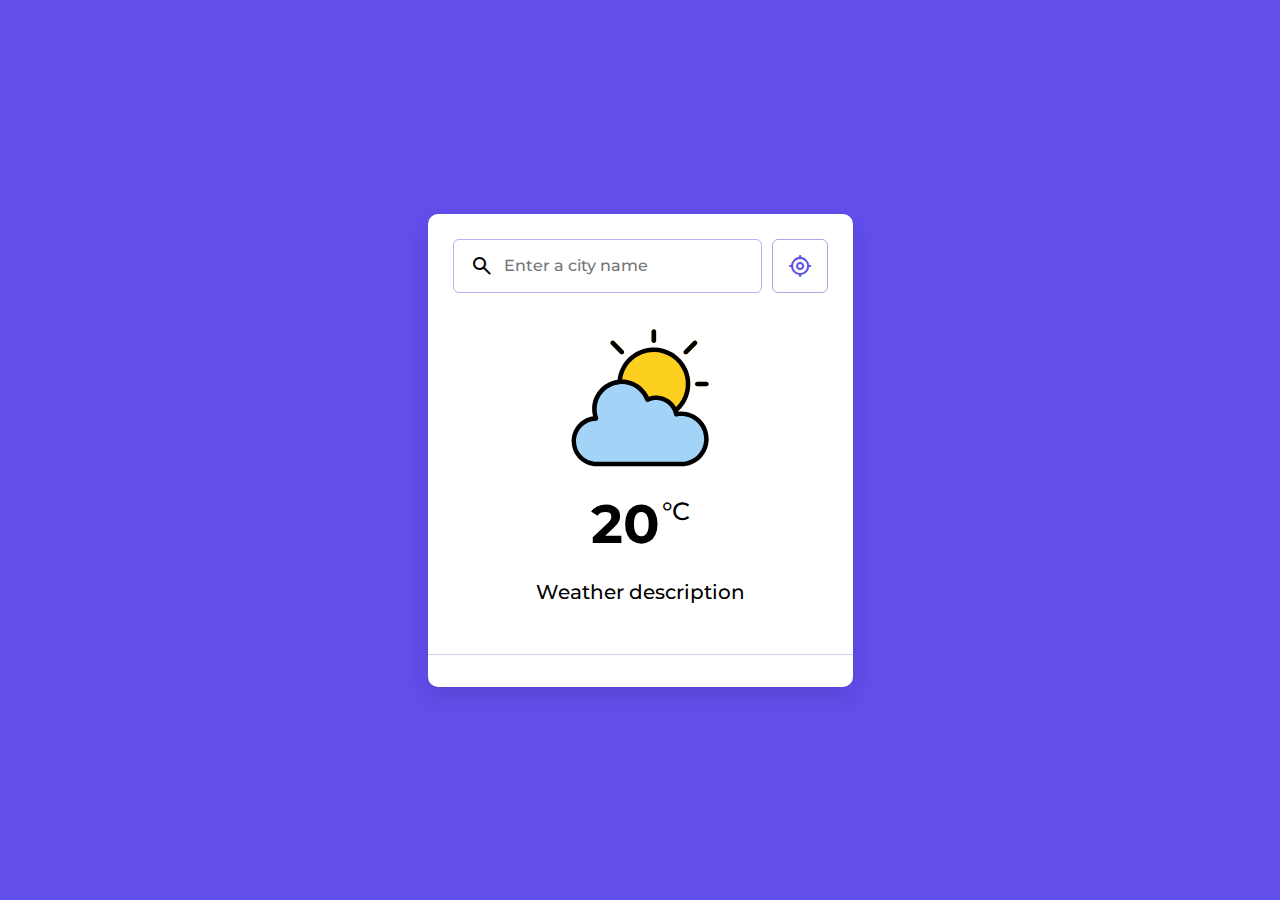
<file: Javascript project Only/build a weather app/index.html>
<!DOCTYPE html>
<html lang="en">
<head>
 <meta charset="UTF-8">
 <meta name="viewport" content="width=device-width, initial-scale=1.0">
 <title>Weather App</title>
 <link rel="stylesheet" href="style.css">
 <link rel="stylesheet" href="https://fonts.googleapis.com/css2?family=Material+Symbols+Rounded:opsz,wght,FILL,GRAD@24,400,0,0" />
</head>
<body>
 <div class="container">
  <div class="search-section">
   <div class="input-wrapper">
    <span class="material-symbols-rounded">
     search
     </span>
    <input type="search" placeholder="Enter a city name" class="search-input">
   </div>
   <button class="location-button">
    <span class="material-symbols-rounded">
     my_location
     </span>
   </button>
  </div>
  <div class="no-results">
    <img src="icons/no-result.svg" alt="" class="weather-icon">
    <h3 class="title">Something went wrong</h3>
    <p class="message">We're unable to retrieve the weather details. Enure you've entered a valid city or try again latter</p>
  </div>

  <div class="weather-section">
   <div class="current-weather">
    <img src="icons/clouds.svg" alt="" class="weather-icon">
    <h2 class="temperature">20 <span>°C</span></h2>
    <p class="description">Weather description</p>
   </div>

   <div class="hourly-weather">
    <ul class="weather-list">
     
    </ul>
   </div>
  </div>
 </div>
 <script src="script.js"></script>
</body>
</html>
</file>
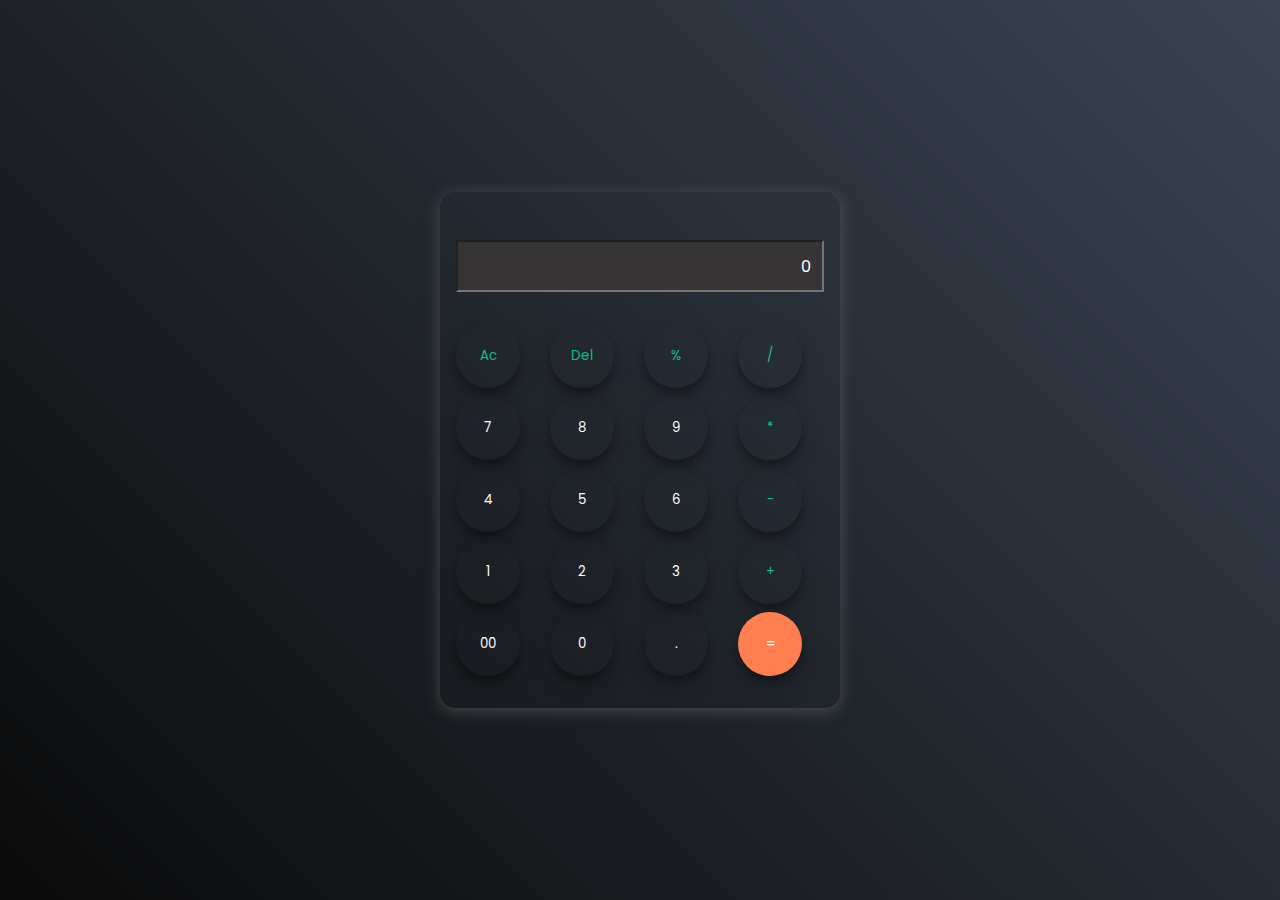
<file: Javascript project Only/calculator/index.html>
<!DOCTYPE html>
<html lang="en">
<head>
 <meta charset="UTF-8">
 <meta name="viewport" content="width=device-width, initial-scale=1.0">
 <title>Calculator</title>
 <link rel="stylesheet" href="style.css">
</head>
<body>
 <div class="calculator">
  <form action="#">
  <input type="text" placeholder="0" class="input-box">
 </form>
 <div class="button-container">
   
   <button  class="operator" >Ac</button>
   <button class="operator">Del</button>
   <button class="operator">%</button>
   <button class="operator">/</button>
  
  
   <button>7</button>
   <button>8</button>
   <button>9</button>
   <button class="operator">*</button>
  
  
   <button>4</button>
   <button>5</button>
   <button>6</button>
   <button class="operator">-</button>
  
  
   <button>1</button>
   <button>2</button>
   <button>3</button>
   <button class="operator">+</button>
  
  
   <button>00</button>
   <button>0</button>
   <button>.</button>
   <button class="ecual">=</button>
  
  </div>
 </div>

 <script src="script.js"></script>
</body>
</html>
</file>
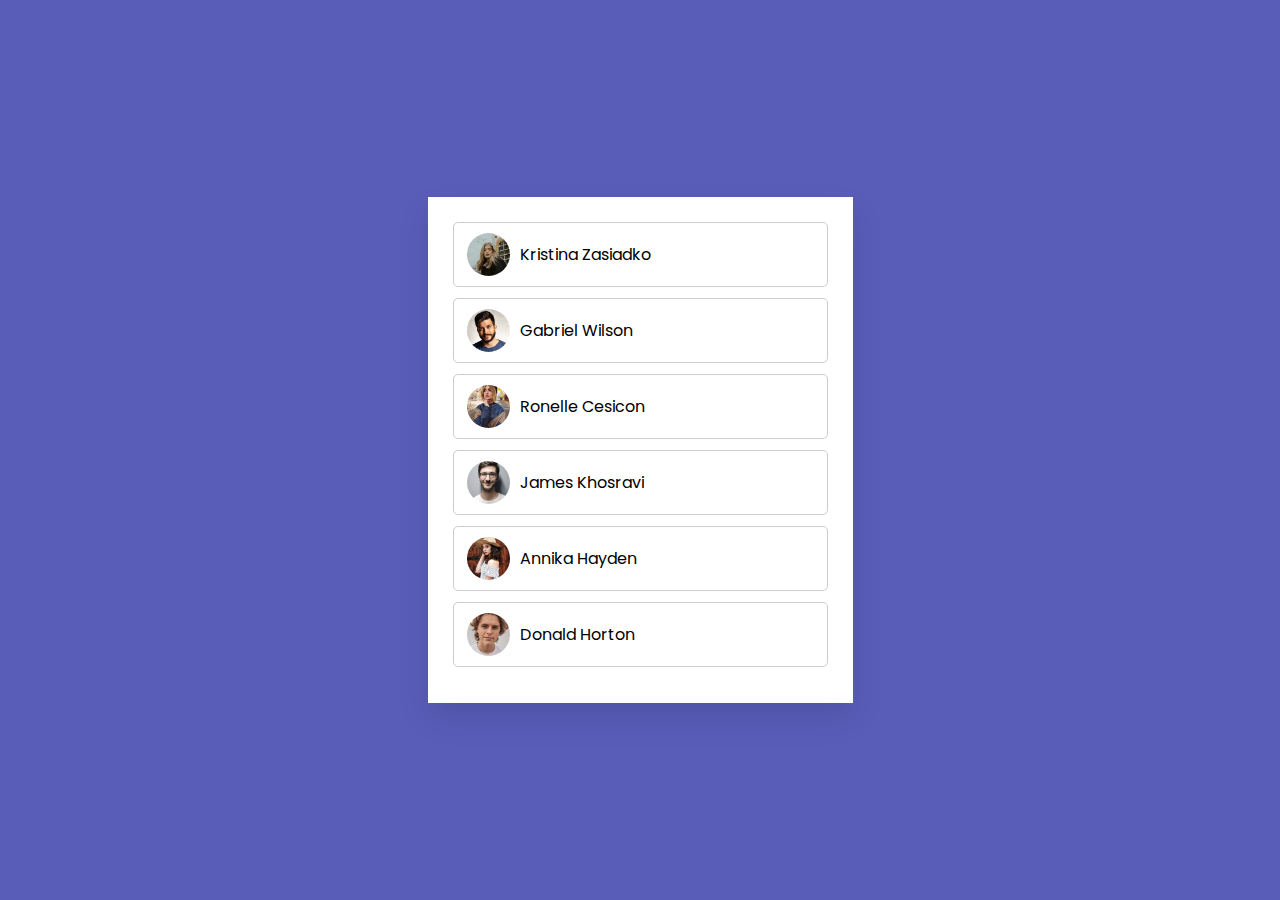
<file: Javascript project Only/drag and drop/index.html>
<!DOCTYPE html>
<!-- Coding By CodingNepal - youtube.com/codingnepal -->
<html lang="en" dir="ltr">
  <head>
    <meta charset="utf-8">
    <title>Drag and Drop Sortable List | CodingNepal</title>
    <link rel="stylesheet" href="style.css">
    <meta name="viewport" content="width=device-width, initial-scale=1.0">
    <link rel="stylesheet" href="https://unicons.iconscout.com/release/v4.0.0/css/line.css">
    <script src="script.js" defer></script>
  </head>
  <body>
    <ul class="sortable-list">
      <li class="item" draggable="true">
        <div class="details">
          <img src="images/img-1.jpg">
          <span>Kristina Zasiadko</span>
        </div>
        <i class="uil uil-draggabledots"></i>
      </li>
      <li class="item" draggable="true">
        <div class="details">
          <img src="images/img-2.jpg">
          <span>Gabriel Wilson</span>
        </div>
        <i class="uil uil-draggabledots"></i>
      </li>
      <li class="item" draggable="true">
        <div class="details">
          <img src="images/img-3.jpg">
          <span>Ronelle Cesicon</span>
        </div>
        <i class="uil uil-draggabledots"></i>
      </li>
      <li class="item" draggable="true">
        <div class="details">
          <img src="images/img-4.jpg">
          <span>James Khosravi</span>
        </div>
        <i class="uil uil-draggabledots"></i>
      </li>
      <li class="item" draggable="true">
        <div class="details">
          <img src="images/img-5.jpg">
          <span>Annika Hayden</span>
        </div>
        <i class="uil uil-draggabledots"></i>
      </li>
      <li class="item" draggable="true">
        <div class="details">
          <img src="images/img-6.jpg">
          <span>Donald Horton</span>
        </div>
        <i class="uil uil-draggabledots"></i>
      </li>
    </ul>

  </body>
</html>
</file>
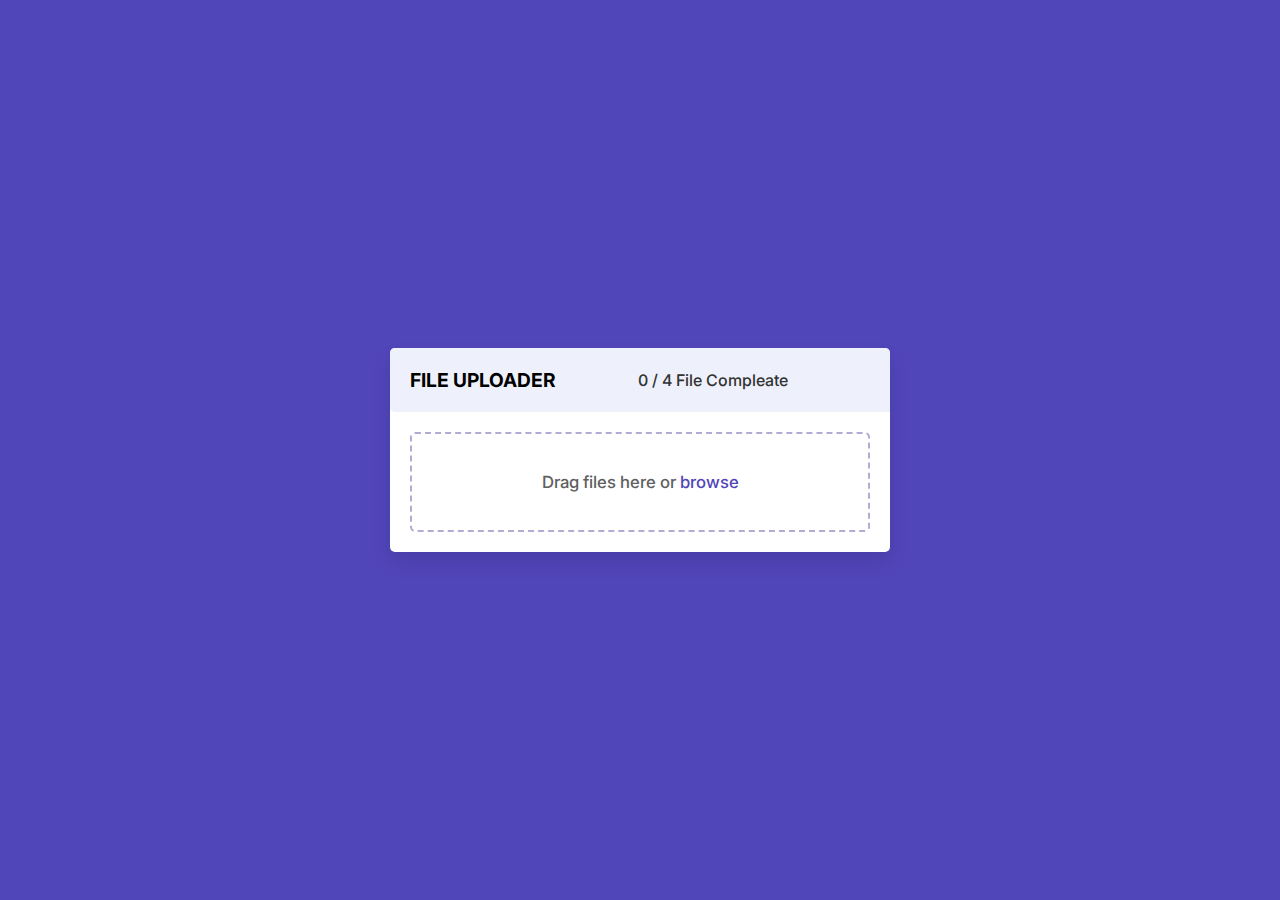
<file: Javascript project Only/file uploading/index.html>
<!DOCTYPE html>
<!-- Coding By CodingNepal - www.codingnepalweb.com -->
<html lang="en">
  <head>
    <meta charset="UTF-8">
    <meta name="viewport" content="width=device-width, initial-scale=1.0">
    <title>File Uploader JavaScript | CodingNepal</title>
    <link rel="stylesheet" href="style.css">
    <!-- Linking Box Icon for Icons -->
    <link rel="stylesheet" href="https://unpkg.com/boxicons@2.1.4/css/boxicons.min.css">
    <script src="script.js" defer></script>
  </head>
  <body>
    <div class="file-uploader">
      <div class="uploader-header">
        <h2 class="uploader-title">File Uploader</h2>
        <h4 class="file-completed-status">0 /  4 File Compleate <h4>
      </div>
      <ul class="file-list">
   
      </ul>
      <div class="file-upload-box">
        <h2 class="box-title">
          <span class="file-instruction">Drag files here or</span>
          <span class="file-browse-button">browse</span>
        </h2>
        <input class="file-browse-input" type="file" multiple hidden>
      </div>
    </div>
  </body>
</html>
</file>
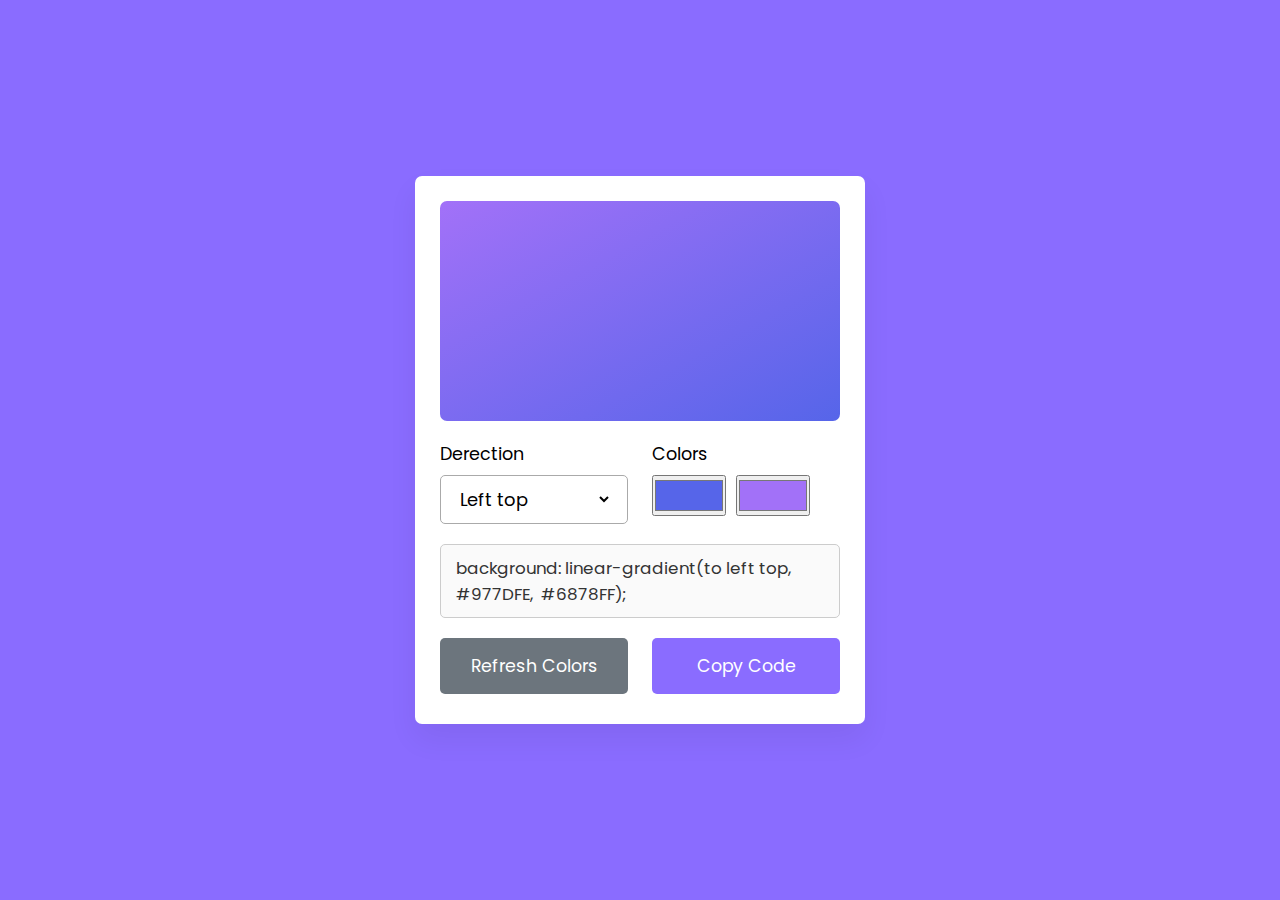
<file: Javascript project Only/Gradient Color Generator/index.html>
<!DOCTYPE html>
<html lang="en">
<head>
 <meta charset="UTF-8">
 <meta name="viewport" content="width=device-width, initial-scale=1.0">
 <title>Gradient Color Generator</title>
 <link rel="stylesheet" href="style.css">
</head>
<body>
 <div class="wrapper">
  <div class="gradient-box"></div>
  <div class="row options">
   <div class="column derection">
    <p>Derection</p>
    <div class="select-box">
     <select>
      <option value="to top">Top</option>
      <option value="to right top">Right top</option>
      <option value="to right">Right</option>
      <option value="to right bottom">Right bottom</option>
      <option value="to bottom">Bottom</option>
      <option value="to left bottom">Left bottom</option>
      <option value="to left">Left</option>
      <option value="to left top" selected>Left top</option>
     </select>
    </div>
   </div>
   <div class="column palette">
    <p>Colors</p>
    <div class="colors">
     <input type="color" value="#5665E9">
     <input type="color" value="#A271F8">
    </div>
   </div>
  </div>

  <textarea class="row" disabled>background: linear-gradient(to left top, #977DFE,  #6878FF);</textarea>
  <div class="row buttons">
   <button class="refresh">Refresh Colors</button>
   <button class="copy">Copy Code</button>
  </div>
 </div>

 <script src="script.js"></script>
</body>
</html>
</file>
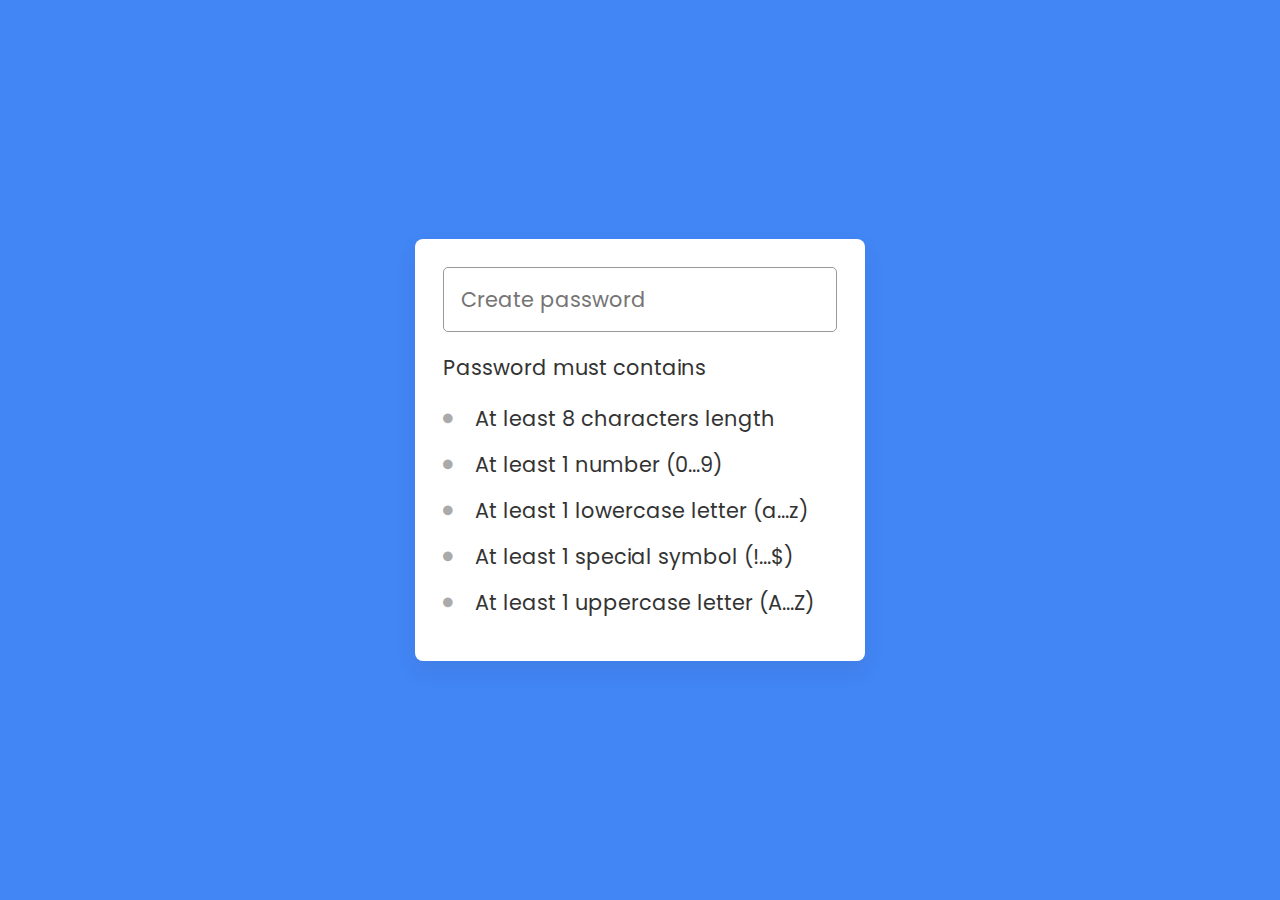
<file: Javascript project Only/pass validation/index.html>
<!DOCTYPE html>
<!-- Coding By CodingNepal - youtube.com/codingnepal -->
<html lang="en" dir="ltr">
  <head>
    <meta charset="utf-8">
    <title>Password Validation Check | CodingNepal</title>
    <link rel="stylesheet" href="style.css">
    <meta name="viewport" content="width=device-width, initial-scale=1.0">
    <!-- Fontawesome Link for Icons -->
    <link rel="stylesheet" href="https://cdnjs.cloudflare.com/ajax/libs/font-awesome/6.3.0/css/all.min.css">

    <link rel="stylesheet" href="https://site-assets.fontawesome.com/releases/v6.6.0/css/all.css">

    <link rel="stylesheet" href="https://site-assets.fontawesome.com/releases/v6.6.0/css/sharp-duotone-solid.css">
    
  </head>
  <body>
    <div class="wrapper">
      <div class="pass-field">
        <input type="password" placeholder="Create password">
        <i class="fa-solid fa-eye"></i>
      </div>
      <div class="content">
        <p>Password must contains</p>
        <ul class="requirement-list">
          <li>
            <i class="fa-solid fa-circle"></i>
            <span>At least 8 characters length</span>
          </li>
          <li>
            <i class="fa-solid fa-circle"></i>
            <span>At least 1 number (0...9)</span>
          </li>
          <li>
            <i class="fa-solid fa-circle"></i>
            <span>At least 1 lowercase letter (a...z)</span>
          </li>
          <li>
            <i class="fa-solid fa-circle"></i>
            <span>At least 1 special symbol (!...$)</span>
          </li>
          <li>
            <i class="fa-solid fa-circle"></i>
            <span>At least 1 uppercase letter (A...Z)</span>
          </li>
        </ul>
      </div>
    </div>
    <script src="script.js" defer></script>
  </body>
</html>
</file>
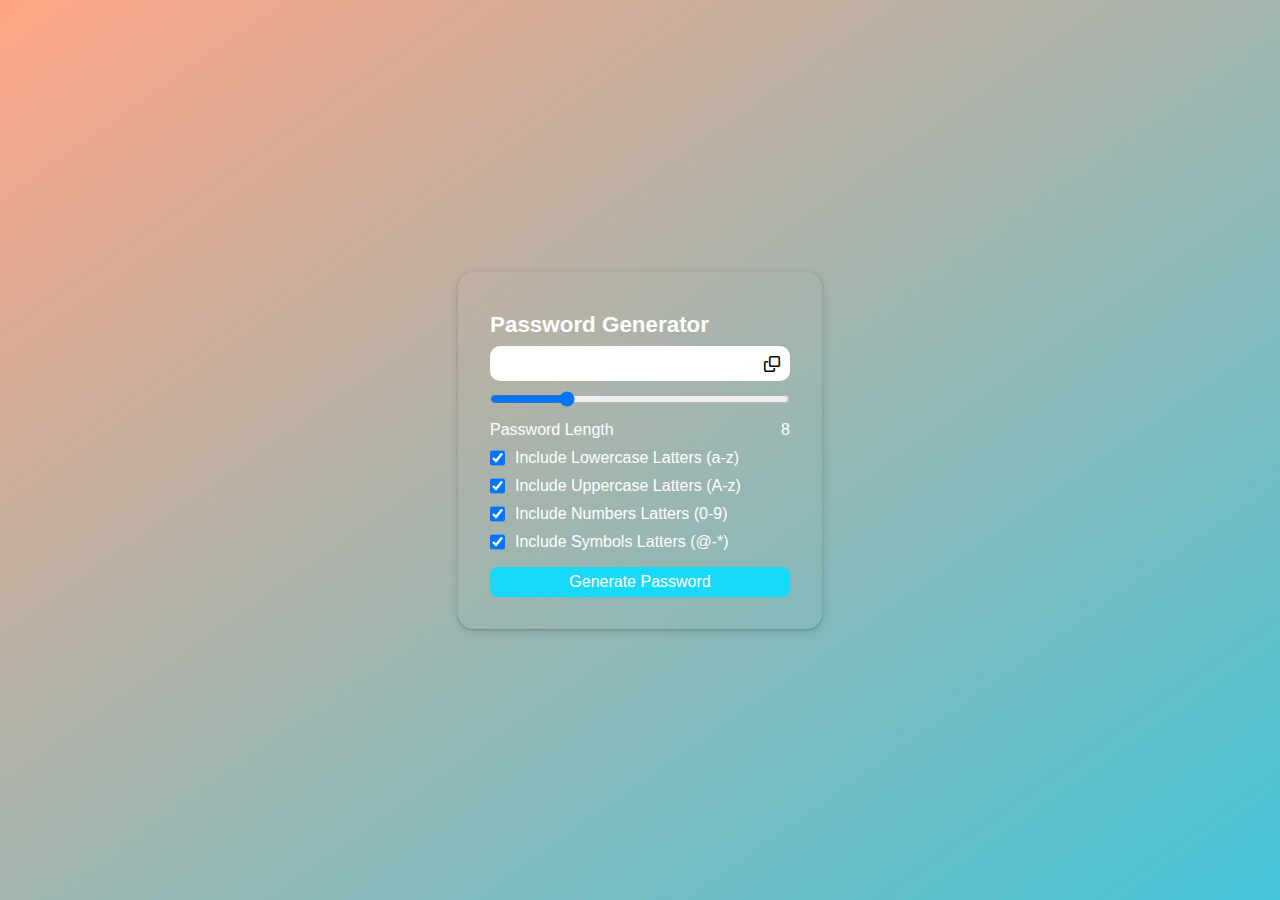
<file: Javascript project Only/Password Generator/index.html>
<!DOCTYPE html>
<html lang="en">
<head>
 <meta charset="UTF-8">
 <meta name="viewport" content="width=device-width, initial-scale=1.0">
 <title>Password Generator</title>
 <link rel="stylesheet" href="https://cdnjs.cloudflare.com/ajax/libs/font-awesome/6.6.0/css/all.min.css" />
 <link rel="stylesheet" href="style.css">
</head>
<body>
 <div class="container">
  <h1>Password Generator</h1>
  <div class="input-box">
   <input type="text" disabled class="pass-box">
   <div id="copy">
     <i class="fa-regular fa-clone" title="copy"></i>
   </div>
  </div>
  <input type="range" min="1" max="30" value="8" class="range">

  <div class="row">
   <p>Password Length</p>
   <span class="rangevalue">0</span>
  </div>
  <div class="row">
   <input type="checkbox" name="lowercase" class="lowercase" checked>
    <label for="lowercase">Include Lowercase Latters (a-z)</label>
  </div>
  <div class="row">
    <input type="checkbox" name="Uppercase" class="uppercase" checked>
    <label for="Uppercase">Include Uppercase Latters (A-z)</label>
  </div>
  <div class="row">
    <input type="checkbox" name="Numbers" class="number" checked>
    <label for="Numbers">Include Numbers Latters (0-9)</label>
  </div>
  <div class="row">
    <input type="checkbox" name="Symbols" class="symbols" checked>
    <label for="Symbols">Include Symbols Latters (@-*)</label>
  </div>

  <button class="genbtn">Generate Password</button>

 </div>
 <script src="script.js">
 
 </script>
</body>
</html>
</file>
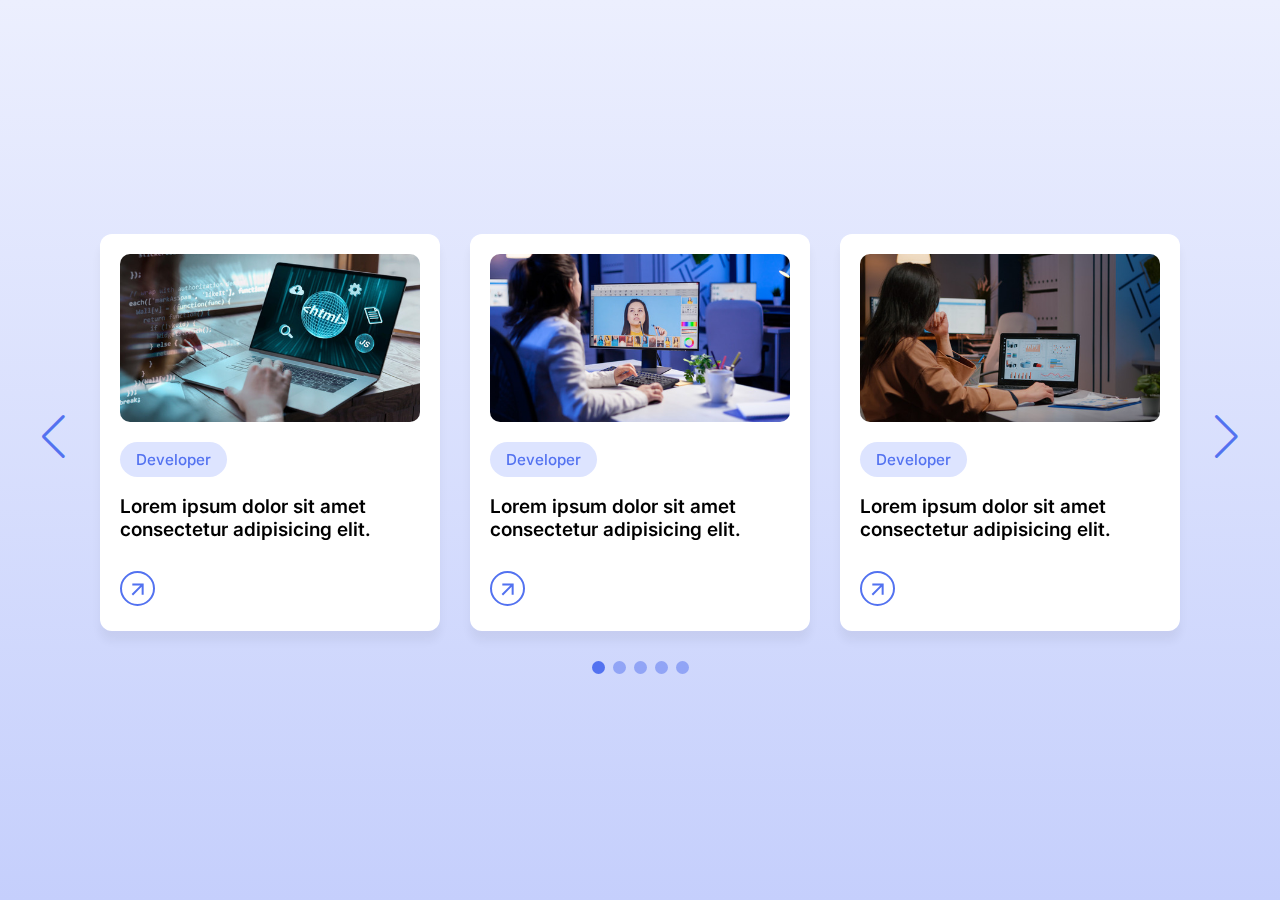
<file: Javascript project Only/responsive card slider/index.html>
<!DOCTYPE html>
<html lang="en">
<head>
 <meta charset="UTF-8">
 <meta name="viewport" content="width=device-width, initial-scale=1.0">
 <title>Document</title>
 <link rel="stylesheet" href="https://fonts.googleapis.com/css2?family=Material+Symbols+Outlined:opsz,wght,FILL,GRAD@20..48,100..700,0..1,-50..200" />

 <link rel="stylesheet" href="https://cdn.jsdelivr.net/npm/swiper@11/swiper-bundle.min.css">



 <link rel="stylesheet" href="style.css">
</head>
<body>
 
 <div class="container swiper">
  <div class="card-wrapper">
   <ul class="card-list swiper-wrapper">
    <li class="card-item  swiper-slide">
     <a href="#" class="card-link">
      <img src="images/developer.jpg" alt="" class="card-image">
      <p class="badge developer">Developer</p>
      <h2 class="card-title">
       Lorem ipsum dolor sit amet consectetur adipisicing elit. 
      </h2>
      <button  class="material-symbols-outlined card-button">
       arrow_forward
       </button>
     </a>
    </li>
    <li class="card-item swiper-slide">
     <a href="#" class="card-link">
      <img src="images/designer.jpg" alt="" class="card-image">
      <p class="badge designer">Developer</p>
      <h2 class="card-title">
       Lorem ipsum dolor sit amet consectetur adipisicing elit. 
      </h2>
      <button  class="material-symbols-outlined card-button">
       arrow_forward
       </button>
     </a>
    </li>
    <li class="card-item swiper-slide">
     <a href="#" class="card-link">
      <img src="images/marketer.jpg" alt="" class="card-image">
      <p class="badge marketer">Developer</p>
      <h2 class="card-title">
       Lorem ipsum dolor sit amet consectetur adipisicing elit. 
      </h2>
      <button  class="material-symbols-outlined card-button">
       arrow_forward
       </button>
     </a>
    </li>
    <li class="card-item swiper-slide">
     <a href="#" class="card-link">
      <img src="images/editor.jpg" alt="" class="card-image">
      <p class="badge editor">Developer</p>
      <h2 class="card-title">
       Lorem ipsum dolor sit amet consectetur adipisicing elit. 
      </h2>
      <button  class="material-symbols-outlined card-button">
       arrow_forward
       </button>
     </a>
    </li>
    <li class="card-item swiper-slide">
     <a href="#" class="card-link">
      <img src="images/gamer.jpg" alt="" class="card-image">
      <p class="badge gamer">Developer</p>
      <h2 class="card-title">
       Lorem ipsum dolor sit amet consectetur adipisicing elit. 
      </h2>
      <button  class="material-symbols-outlined card-button">
       arrow_forward
       </button>
     </a>
    </li>
   </ul>
   <div class="swiper-pagination"></div>
   <!-- <div class="swiper-button-prev"></div>
   <div class="swiper-button-next"></div> -->

   <div class="swiper-slide-button swiper-button-prev"></div>
   <div class="swiper-slide-button swiper-button-next"></div>

   
  </div>
 </div>

 <script src="https://cdn.jsdelivr.net/npm/swiper@11/swiper-bundle.min.js"></script>
 <script src="script.js"></script>
</body>
</html>
</file>
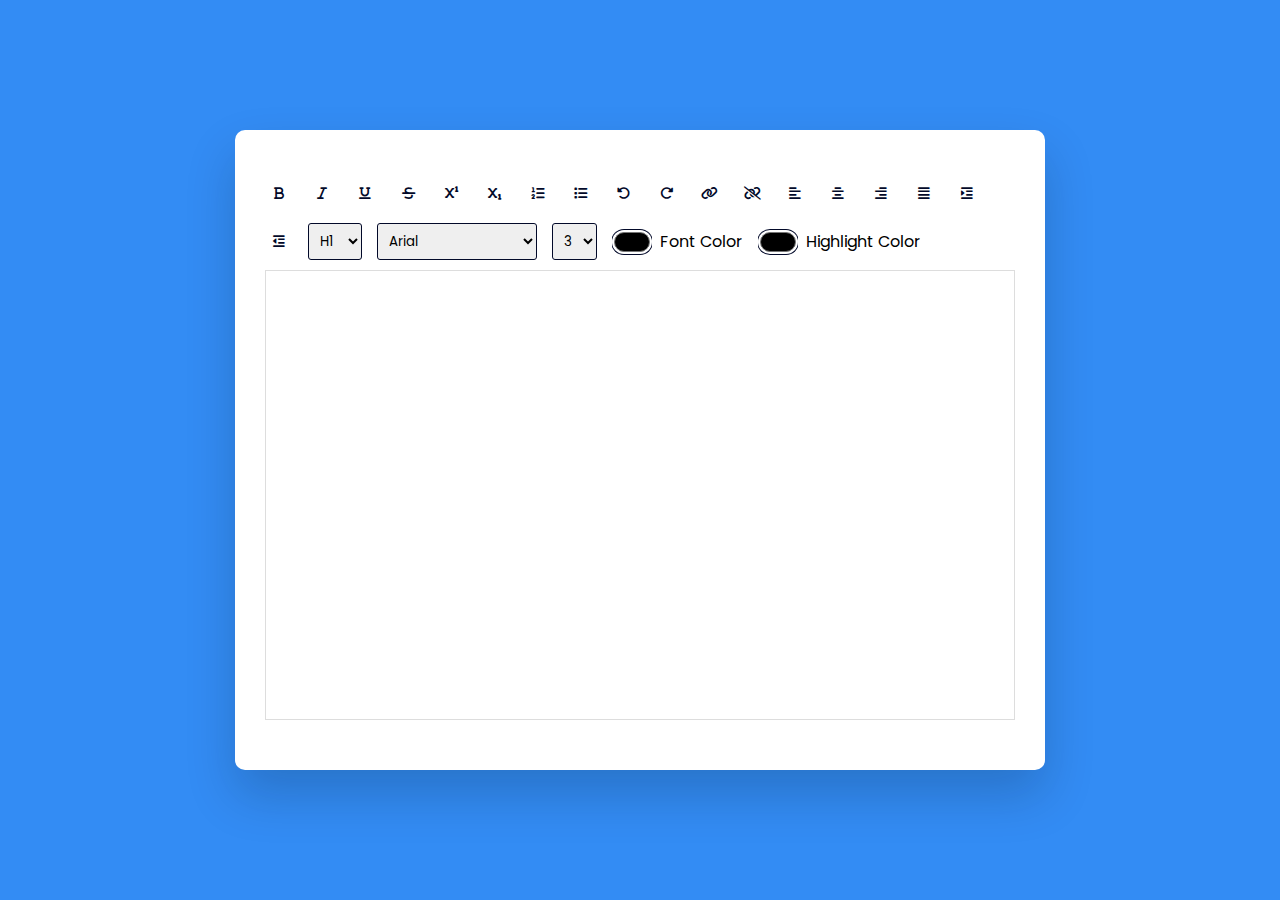
<file: Javascript project Only/text editor/index.html>
<!DOCTYPE html>
<html lang="en">
  <head>
    <meta name="viewport" content="width=device-width, initial-scale=1.0" />
    <title>Rich Text Editor</title>
    <!-- FontAwesome Icons -->
    <link
      rel="stylesheet"
      href="https://cdnjs.cloudflare.com/ajax/libs/font-awesome/6.1.1/css/all.min.css"
    />
    <!-- Google Fonts -->
    <link
      href="https://fonts.googleapis.com/css2?family=Poppins&display=swap"
      rel="stylesheet"
    />
    <!-- Stylesheet -->
    <link rel="stylesheet" href="style.css" />
  </head>
  <body>
    <div class="container">
      <div class="options">
        <!-- Text Format -->
        <button id="bold" class="option-button format">
          <i class="fa-solid fa-bold"></i>
        </button>
        <button id="italic" class="option-button format">
          <i class="fa-solid fa-italic"></i>
        </button>
        <button id="underline" class="option-button format">
          <i class="fa-solid fa-underline"></i>
        </button>
        <button id="strikethrough" class="option-button format">
          <i class="fa-solid fa-strikethrough"></i>
        </button>
        <button id="superscript" class="option-button script">
          <i class="fa-solid fa-superscript"></i>
        </button>
        <button id="subscript" class="option-button script">
          <i class="fa-solid fa-subscript"></i>
        </button>

        <!-- List -->
        <button id="insertOrderedList" class="option-button">
          <div class="fa-solid fa-list-ol"></div>
        </button>
        <button id="insertUnorderedList" class="option-button">
          <i class="fa-solid fa-list"></i>
        </button>

        <!-- Undo/Redo -->
        <button id="undo" class="option-button">
          <i class="fa-solid fa-rotate-left"></i>
        </button>
        <button id="redo" class="option-button">
          <i class="fa-solid fa-rotate-right"></i>
        </button>

        <!-- Link -->
        <button id="createLink" class="adv-option-button">
          <i class="fa fa-link"></i>
        </button>
        <button id="unlink" class="option-button">
          <i class="fa fa-unlink"></i>
        </button>

        <!-- Alignment -->
        <button id="justifyLeft" class="option-button align">
          <i class="fa-solid fa-align-left"></i>
        </button>
        <button id="justifyCenter" class="option-button align">
          <i class="fa-solid fa-align-center"></i>
        </button>
        <button id="justifyRight" class="option-button align">
          <i class="fa-solid fa-align-right"></i>
        </button>
        <button id="justifyFull" class="option-button align">
          <i class="fa-solid fa-align-justify"></i>
        </button>
        <button id="indent" class="option-button spacing">
          <i class="fa-solid fa-indent"></i>
        </button>
        <button id="outdent" class="option-button spacing">
          <i class="fa-solid fa-outdent"></i>
        </button>

        <!-- Headings -->
        <select id="formatBlock" class="adv-option-button">
          <option value="H1">H1</option>
          <option value="H2">H2</option>
          <option value="H3">H3</option>
          <option value="H4">H4</option>
          <option value="H5">H5</option>
          <option value="H6">H6</option>
        </select>

        <!-- Font -->
        <select id="fontName" class="adv-option-button"></select>
        <select id="fontSize" class="adv-option-button"></select>

        <!-- Color -->
        <div class="input-wrapper">
          <input type="color" id="foreColor" class="adv-option-button" />
          <label for="foreColor">Font Color</label>
        </div>
        <div class="input-wrapper">
          <input type="color" id="backColor" class="adv-option-button" />
          <label for="backColor">Highlight Color</label>
        </div>
      </div>
      <div id="text-input" contenteditable="true"></div>
    </div>
    <!--Script-->
    <script src="script.js"></script>
  </body>
</html>
</file>
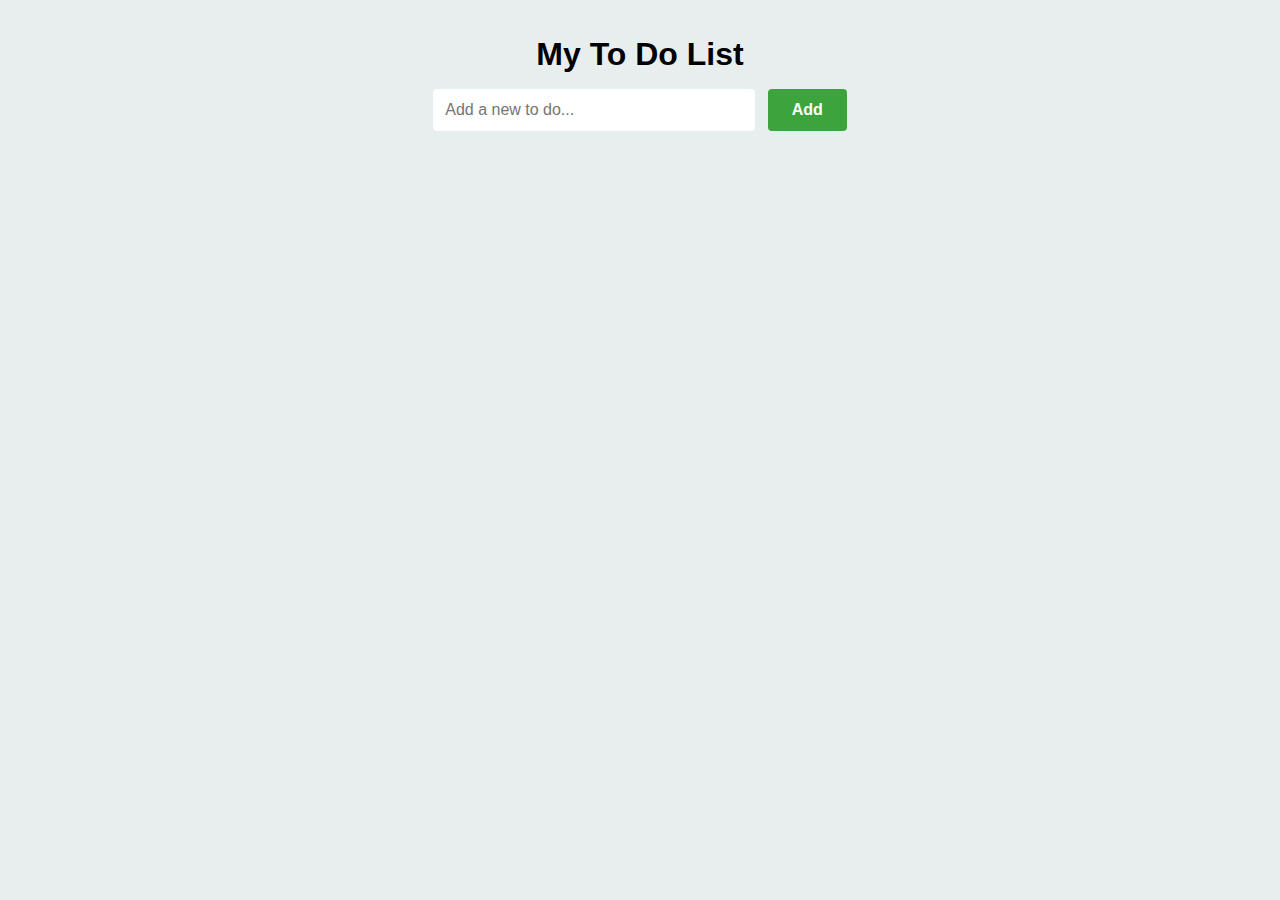
<file: Javascript project Only/ToDoList/index.html>
<!DOCTYPE html>
<html lang="en">
<head>
    <meta charset="UTF-8">
    <meta http-equiv="X-UA-Compatible" content="IE=edge">
    <meta name="viewport" content="width=device-width, initial-scale=1.0">
    <link rel="stylesheet" href="style.css">
    <title>To Do List - JavaScript Project</title>
</head>
<body>
    <div class="container">
        <div class="input-container">
            <h1>My To Do List</h1>
            <input type="text" placeholder="Add a new to do..." id="inputBox">
            <input type="button" value="Add" id="addBtn">
        </div>

        <ul class="todoList" id="todoList">
            <!-- <li><p>Task1</p></li>
            <li>Task2</li>
            <li>Task3</li> -->
        </ul>
    </div>


    <span class="alert" >Please Enter A Todo</span>


    <script src="script2.js"></script>
</body>
</html>
</file>
<file: Javascript project Only/build a weather app/style.css>
@import url('https://fonts.googleapis.com/css2?family=Montserrat:ital,wght@0,100..900;1,100..900&display=swap');
*{
 font-family: "Montserrat", sans-serif;
 padding: 0;
 margin: 0;
 box-sizing: border-box;
}
body{
 background: #614eeb;
 display: flex;
 align-items: center;
 justify-content: center;
 min-height: 100vh;
}
.container {
 background: #fff;
 border-radius: 10px;
 max-width: 425px;
 flex-grow:1;
 box-shadow: 0 10px 20px rgba(0,0,0,0.1);
 position: relative;
 overflow: hidden;
}


.search-section {
 display: flex;
 padding: 25px;
 align-items: center;
 gap: 10px;
}
.search-section .input-wrapper {
 height: 54px;
 width: 100%;
 /* display: flex;
 align-items: center;
 justify-content: center; */
 position: relative;
}
.search-section .input-wrapper span {
 position: absolute;
 top: 50%;
 left: 17px;
  transform: translateY(-50%);
  pointer-events: none;
}
.search-section .search-input {
 height: 100%;
 width: 100%;
 outline: none;
 font-weight: 500;
 font-size: 1rem;
 padding: 0 20px 0 50px;
 border-radius: 6px;
 border: 1px solid #bab1f7;
 text-transform: uppercase;
 transition: 0.1s ease;
}

.search-section .search-input:focus {
 border-color:#614eeb ;
}
.search-section .search-input::placeholder {
 text-transform: none;
}
.search-section .location-button {
 width: 56px;
 height: 54px;
 outline: none;
 border-radius: 6px;
 background: #fff;
 border: 1px solid #aea6e7;
 cursor: pointer;
 color:#5e50e8 ;
 flex-shrink: 0;
 display: flex;
 align-items: center;
 justify-content: center;
 transition: 0.3s ease;
}
.search-section .location-button:hover {
color: #fff;
background: #5546d5;
border-color: #5444cd;
}
.weather-section .current-weather {
 display: flex;
 flex-direction: column;
 align-items: center;
 padding: 10px 0 50px;
}
.current-weather .weather-icon {
 width: 140px;
 aspect-ratio: 1;
}
.current-weather .temperature {
 font-size: 3.38rem;
 margin: 23px 0;
 display: flex;
}
.current-weather .temperature span {
 font-size: 1.56rem;
 font-weight: 500;
 margin: 5px 0 0 2px;
}
.current-weather .description {
 font-size: 1.25rem;
 font-weight: 500;
}
.hourly-weather {
 padding: 16px 25px;
 border-top: 1px solid #d5ccff;
}
.hourly-weather .weather-list {
 display: flex;
 list-style: none;
 gap: 38px;
 overflow-x: auto;
 scrollbar-width:thin;
 scrollbar-color: transparent transparent;
 padding-bottom: 16px;
 margin-bottom: -16px;
}
.hourly-weather:hover .weather-list {
 scrollbar-color: #bfbfbf transparent ;
}
.hourly-weather .weather-item .weather-icon{
 width: 28px;
 aspect-ratio: 1;
}
.hourly-weather .weather-item {
 display: flex;
 gap: 7px ;
 font-weight: 500;
 flex-direction: column;
 align-items: center;
}

.no-results {
  position: absolute;
  left:50%;
  top: 50%; 
  width: 100%;
  padding: 40px;
  text-align: center;
  display: none;
  align-items: center;
  justify-content: center;
  flex-direction: column;
  transform: translate(-50% , -50%);
}
body.show-no-results {
  display: flex;
}
body.show-no-results .weather-section {
  visibility: hidden;
}
 .no-results .title , .no-results p {
  margin-top: 10px;
 }
</file>
<file: Javascript project Only/calculator/style.css>
@import url('https://fonts.googleapis.com/css2?family=Open+Sans:ital,wght@0,300..800;1,300..800&family=Poppins:wght@100;500&display=swap');

*{
 margin: 0;
 padding:0 ;
 box-sizing: border-box;
 font-family: "Poppins", system-ui;
}
body{
 width: 100%;
 height: 100vh;
 display: flex;
 justify-content: center;
 align-items: center;
 background: linear-gradient(45deg,#0a0a0a,#3a4452);
}
s{ 
 box-shadow: 0px 3px 15px rgba(113,115,119,0.5);
 box-shadow:  rgba(255,255,255,0.1) -8px -8px 20px;
}
button {
 cursor: pointer;
}

.calculator {
 width: 400px;
 box-shadow: 0px 3px 15px rgba(113, 115, 119, 0.5);
 padding: 1rem;
 border-radius: 15px;
}
.calculator form {
 width: 100%;
 padding: 2rem 0;
}
.calculator input {
 width: 100%;
 padding: .7rem;
 background: rgb(54, 52, 52);
 outline: none;
 text-align: end;
 font-size: 1rem;
 color: #fff;
}
.calculator input::placeholder{
 color: #fff;
}
.button-container {
display: grid;
grid-template-columns: auto auto auto auto;
gap: .5rem;
padding-bottom: 1rem;
}
.button-container button {
 border: none;
 width: 4rem;
 height: 4rem;
 display: flex;
 align-items: center;
 justify-content: center;
 border-radius: 50%;
 background: transparent;
 color: #Fff;
 /* box-shadow: rgba(60,64,67,0.3)0px 1px 2px 0,
 rgba(60,64,67,0.15)0px 2px 6px 2px; */
 box-shadow:rgba(0,0,0,0.19)0px 10px 20px,
                    rgba(0,0,0,0.23)0px 6px 6px;  
}
button.operator {
 color: rgb(11, 194, 133);
}
button.ecual {
 background-color: coral;
}
</file>
<file: Javascript project Only/drag and drop/style.css>
/* Import Google font - Poppins */
@import url('https://fonts.googleapis.com/css2?family=Poppins:wght@400;500;600&display=swap');
* {
  margin: 0;
  padding: 0;
  box-sizing: border-box;
  font-family: 'Poppins', sans-serif;
}
body{
 display: flex
;
align-items: center;
justify-content: center;
min-height: 100vh;
background: #595DB8;
}
.sortable-list {
 width: 425px;
 padding: 25px;
 background: #fff;
 box-shadow: 0 15px 30px rgba(0, 0, 0, 0.1);
}

.sortable-list .item {
 list-style: none;
 border: 1px  solid #ccc;
 margin-bottom: 11px;
display: flex;
align-items: center;
justify-content:space-between;
padding: 10px 13px;
border-radius: 5px;
background: #fff;
/* cursor: move; */
}
.item .details {
 display: flex;
 align-items: center;
 cursor: move;
}
.sortable-list .item .details img {
 width: 43px;
 height: 43px;
 pointer-events: none;
 object-fit: cover;
 border-radius: 50%;
}
span {
 margin-left: 10px;
}
i{
 cursor: pointer;
}
.item.dragging {
 opacity: 0.6;
}
.item.dragging :where(.details, i) {
 opacity: 0;
}
</file>
<file: Javascript project Only/file uploading/style.css>
/* Importing Inter Font from Google Fonts */
@import url('https://fonts.googleapis.com/css2?family=Inter:wght@100..900&display=swap');

* {
  margin: 0;
  padding: 0;
  box-sizing: border-box;
  font-family: "Inter", sans-serif;
}

body {
  display: flex;
  align-items: center;
  padding: 15px;
  justify-content: center;
  min-height: 100vh;
  background: #5145BA;
}

.file-uploader{
 width: 500px;
 background: #fff;
 border-radius: 5px;
 box-shadow: 0 10px 20px rgba(0, 0, 0, 0.1);
}
.file-uploader .uploader-header {
 display: flex;
 padding: 20px;
 background: #eef1fb ;
 align-items:center;
 border-radius: 5px 5px 0;
 justify-content:space-between;
}
.uploader-header .uploader-title {
 font-size: 1.2rem;
 font-weight: 700;
 text-transform: uppercase;
}

.uploader-header .file-completed-status {
 font-size: 1rem;
 font-weight: 500;
 color: #333;
}

.file-uploader .file-list {
 list-style: none;
 width: 100%;
 padding-bottom: 10px;
 max-height: 400px;
 overflow-y: auto;
 scrollbar-color: #999 transparent;
 scrollbar-width: thin;
}
.file-uploader .file-list:has(li){
  padding: 20px;
}
.file-list .file-item  {
 display: flex;
 gap: 14px;
 margin-bottom: 23px;
}
.file-list .file-item .file-extension {
 width: 50px;
 height: 50px;
 color: #fff;
 text-transform: uppercase;
display: flex;
align-items: center;
border-radius: 15px;
background-color: #5145BA;
justify-content: center;
}
.file-list .file-item .file-content-wrapper {
 flex: 1;
}
.file-list .file-item .file-content {
 display: flex;
 width: 100%;
 justify-content: space-between;
}
.file-list .file-item .file-name {
 font-size: 1rem ;
 font-weight: 600;
}
.file-list .file-item .file-info small{
  color: #5c5c5c;
 font-size: 1rem ;
 font-weight: 600;
 margin-top: 5px;
 display:block;
}
.file-list .file-item .file-info .file-status {
  color: #514bb6;
}

.file-list .file-item .cancel-button {
  align-self: center;
  border: none;
    outline: none;
    background: none;
    cursor: pointer;
    font-size: 1.4rem;
}

.file-list .file-item .cancel-button:hover {
  color:#e34d39 ;
}
.file-info {
  display: flex;
}
.file-list .file-item .file-progress-bar {
  width: 100%;
  height: 3px;
  background:#d9d9d9 ;
  margin-top: 10px;
  border-radius: 30px;
}
.file-list .file-item .file-progress-bar  .file-progress {
  width: 50%;
  background: #534cb8;
   height: inherit;
   border-radius: inherit;
}
.file-uploader .file-upload-box {
  margin: 10px 20px 20px;
  border-radius: 5px;
  border: 2px dashed #b0add4;
  display: flex;
  align-items: center;
  justify-content: center;
  min-height: 100px;
  transition: all 0.2s ease;
}
.file-uploader .file-upload-box.active {
  border: 2px solid #5049b3 ;
  background: #e0e4eb;
}
.file-uploader .file-upload-box.active .box-title {
 pointer-events: none;
}
.file-uploader .file-upload-box .box-title {
  font-size: 1.05rem ;
  font-weight: 500;
  color:#606060 ;
}
.file-uploader .file-upload-box .file-browse-button {
 color:#5145ba ;
 cursor: pointer;
}
.file-uploader .file-upload-box .file-browse-button:hover {
  text-decoration: underline;
 
}
</file>
<file: Javascript project Only/Gradient Color Generator/style.css>
/* Import Google font - Poppins */
@import url('https://fonts.googleapis.com/css2?family=Poppins:wght@400;500;600&display=swap');
* {
  margin: 0;
  padding: 0;
  box-sizing: border-box;
  font-family: 'Poppins', sans-serif;
}
body {
 display: flex;
 align-items: center;
 justify-content: center;
 min-height: 100vh;
 background: #8A6CFF;
}
.wrapper {
 width: 450px;
 padding: 25px;
 background:#fff;
 border-radius: 7px;
 box-shadow: 0 15px 30px rgba(0,0,0,0.06);
}
.wrapper .gradient-box {
 width: 100%;
 height: 220px;
 background: linear-gradient(to left top, #5665E9, #A271F8);
 border-radius:inherit;
}
.wrapper .row {
 display: flex;
 margin: 20px 0;
 justify-content: space-between;
}
.options p {
 font-size: 1.1rem;
 margin-bottom: 8px;
}
.row :where(.column, button) {
 width: calc(100% / 2 - 12px);
}

.options .select-box {
 border-radius: 5px;
 padding: 10px 15px;
 border: 1px solid #aaa;
}
.select-box select {
 border: none;
 outline: none;
 font-size: 1.12rem;
 background: none;
 width: 100%;
}

.palette input {
 height: 41px;
 width: calc(100% / 2 - 20px);
}
.palette input:last-child {
 margin-left: 6px;
}
.wrapper textarea {
 width: 100%;
 color: #333;
 font-size: 1.05rem;
 resize: none;
 padding: 10px 15px;
 border-radius: 5px;
 border: 1px solid #ccc;
}
.buttons button {
 padding: 15px 0;
 border: none;
 outline: none;
 color: #fff;
 margin: 0 0 -15px;
 font-size: 1.09rem;
 border-radius: 5px;
 cursor: pointer;
 transition: 0.3s ease;
 background: #8a6cff;
}
.buttons .refresh {
 background: #6c757d;
}
</file>
<file: Javascript project Only/pass validation/style.css>
/* Import Google font - Poppins */
@import url('https://fonts.googleapis.com/css2?family=Poppins:wght@400;500;600&display=swap');
* {
  margin: 0;
  padding: 0;
  box-sizing: border-box;
  font-family: "Poppins", sans-serif;
}
body {
  display: flex;
  align-items: center;
  justify-content: center;
  min-height: 100vh;
  background: #4285F4;
}
.wrapper {
  width: 450px;
  overflow: hidden;
  padding: 28px;
  border-radius: 8px;
  background: #fff;
  box-shadow: 0 10px 25px rgba(0,0,0,0.06);
}
.wrapper .pass-field {
  height: 65px;
  width: 100%;
  position: relative;
}
.pass-field input {
  width: 100%;
  height: 100%;
  outline: none;
  padding: 0 17px;
  font-size: 1.3rem;
  border-radius: 5px;
  border: 1px solid #999;
}
.pass-field input:focus {
  padding: 0 16px;
  border: 2px solid #4285F4;
}
.pass-field i {
  right: 18px;
  top: 50%;
  font-size: 1.2rem;
  display: block;
  color: #999;
  cursor: pointer;
  position: absolute;
  transform: translateY(-50%);
}
.pass-field i.hidden  {
  visibility: hidden;
}
.wrapper .content {
  margin: 20px 0 10px;
}
.content p {
  color: #333;
  font-size: 1.3rem;
}
.content .requirement-list {
  margin-top: 20px;
}
.requirement-list li {
  font-size: 1.3rem;
  list-style: none;
  display: flex;
  align-items: center;
  margin-bottom: 15px;
}
.requirement-list li i {
  width: 20px;
  color: #aaa;
  font-size: 0.6rem;
}
.requirement-list li.valid i {
  font-size: 1.2rem;
  color: #4285F4;
}
.requirement-list li span {
  margin-left: 12px;
  color: #333;
}
.requirement-list li.valid span {
  color: #999;
visibility: visible;
}

@media screen and (max-width: 500px) {
  body, .wrapper {
    padding: 15px;
  }
  .wrapper .pass-field {
    height: 55px;
  }
  .pass-field input, .content p  {
    font-size: 1.15rem;
  }
  .pass-field i, .requirement-list li {
    font-size: 1.1rem;
  }
  .requirement-list li span {
    margin-left: 7px;
  }
}
</file>
<file: Javascript project Only/Password Generator/style.css>
*{
 margin: 0;
 padding: 0;
 box-sizing: border-box;
 font-family: sans-serif;
}

body{
 max-width: 100vw;
 min-height: 100vh;
 display: flex;
 align-items: center;
 justify-content: center;
 background: linear-gradient(to right bottom, #ffa585,#45c5d8);
 color: #fff;
}

.container {
 box-shadow: rgba(60,64,67,0.3)0px 1px 2px 0,
 rgba(60,64,67,0.15)0px 2px 6px 2px; 
 padding: 2rem;
 border-radius: 15px;
 /* display: flex;
 flex-direction: column; */
 background: 	 0 	#ff9999	rgb(255, 153, 153)	hsl(0, 100%, 80%);
}
.input-box {
 position: relative;
}
i {
 position: absolute;
 top: 10px;
 right: 10px;
 color: #000;
 cursor: pointer;
}
.range {
 width: 100%;
}
.container h1 {
 font-size: 1.4rem;
 margin-block:8px ;
}
.pass-box {
 background: #fff;
 outline: none;
 padding: 10px;
 border-radius: 10px;
 border: none;
 width: 300px;
 margin-bottom: 10px;
}
/* .pass-box:focus{
 background:rgb(157, 176, 192) ;
} */
 .row {
  display: flex;
  padding-top: 10px;
 }
 .row p {
  flex-basis: 100%;
 }
 .row label {
  margin-left: 10px;
  cursor: pointer;
 }
 .row input[type="checkbox"]{
  width: 15px;
  height: auto;
 }

 .genbtn {
  border: none;
  width: 100%;
  height: 30px;
  margin-top: 1rem;
  font-size: 1rem;
  font-weight: 500;
  border-radius: 8px;
  cursor: pointer;
  background-color: #18d9f7;
  transition: .2s;
  color: #fff;
 }
 .genbtn:hover{
  background-color: #45c5d8;
  color: #fff;
  box-shadow: rgba(60,64,67,0.3)0px 1px 2px 0,
  rgba(60,64,67,0.15)0px 2px 6px 2px; 
 }
</file>
<file: Javascript project Only/responsive card slider/style.css>
@import url('https://fonts.googleapis.com/css2?family=Inter:ital,opsz,wght@0,14..32,100..900;1,14..32,100..900&display=swap');

/* *{
 font-family: 'Inter',sans-serif;
 padding: 0;
 margin: 0;
 box-sizing: border-box;
}

body {
 display: flex;
 align-items: center;
 justify-content: center;
 min-height: 100vh;
 background: linear-gradient(#eceffe, #ced6fb);
}
.card-list .card-item {
 list-style: none;
}
.card-list .card-item .card-link {
user-select: none;
width: 400px;
display: block;
background: #fff;
padding: 18px;
border-radius: 12px;
text-decoration: none;
border: 2px solid transparent;
box-shadow:  0 10px 10px rgba(0,0,0,0.05);
transition: 0.2s ease;
}
.card-list .card-item .card-link:hover {
border-color:  #5372f0;
}
.card-list .card-link .card-image {
 width: 100%;
 aspect-ratio: 16 / 9;
 object-fit: cover;
 border-radius: 10px;
}
.card-list .card-link .badge {
 color: #5372f0;
 background: #dde4ff;
 margin: 16px 0 18px ;
 padding: 8px 16px;
 font-size: 0.95rem;
 font-weight: 500;
 width: fit-content;
 border-radius: 50px;
}

.card-list .card-link .badge.gamer {
 color: #b22485;
 background: #f7dff5;
}
.card-list .card-link .badge.editor{
 color: #1cddad;
 background: #f7dff5;
}
.card-list .card-link .badge.gamer {
 color: #b22485;
 background: #f7dff5;
}
.card-list .card-link .badge.gamer {
 color: #b22485;
 background: #f7dff5;
}
.card-list .card-link .badge.gamer {
 color: #b22485;
 background: #f7dff5;
}
.card-list .card-link .badge.gamer {
 color: #b22485;
 background: #f7dff5;
}
.card-list .card-link .card-title {
 font-style: 1.19rem;
 color: #000;
 font-weight: 600;
}
.card-list .card-link .card-button {
 height: 35px;
 width: 35px;
 border-radius: 50% ;
 margin:  30px 0 5px;
 border: 2px solid #5373f0;
 background: none;
 color: #5372f0;
 transform: rotate(-45deg);
 transition: 0.5s ease;
}

.card-list .card-link:hover .card-button {
 color:  #fff;
 background:#5372f0;
} */

* {
 margin: 0;
 padding: 0;
 box-sizing: border-box;
 font-family: "Inter", sans-serif;
}
body {
 display: flex;
 align-items: center;
 justify-content: center;
 min-height: 100vh;
 background: linear-gradient(#ECEFFE, #C5CFFC);
}
.card-wrapper {
 max-width: 1100px;
 margin: 0 60px 35px;
 padding: 20px 10px;
 overflow: hidden;
}
.card-list .card-item {
 list-style: none;
}
.card-list .card-item .card-link {
 display: block;
 background: #fff;
 padding: 18px;
 user-select: none;
 border-radius: 12px;
 text-decoration: none;
 border: 2px solid transparent;
 box-shadow: 0 10px 10px rgba(0, 0, 0, 0.05);
 transition: 0.2s ease;
}
.card-list .card-item .card-link:active {
 cursor: grabbing;
}
.card-list .card-item .card-link:hover {
 border-color: #5372F0;
}
.card-list .card-link .card-image {
 width: 100%;
 border-radius: 10px;
 aspect-ratio: 16 / 9;
 object-fit: cover;
}
.card-list .card-link .badge {
 color: #5372F0;
 width: fit-content;
 padding: 8px 16px;
 font-size: 0.95rem;
 border-radius: 50px;
 font-weight: 500;
 background: #DDE4FF;
 margin: 16px 0 18px;
}
.card-list .card-link .badge-designer {
 color: #B22485;
 background: #F7DFF5;
}
.card-list .card-link .badge-marketer {
 color: #B25A2B;
 background: #FFE3D2;
}
.card-list .card-link .badge-gamer {
 color: #205C20;
 background: #D6F8D6;
}
.card-list .card-link .badge-editor {
 color: #856404;
 background: #fff3cd;
}
.card-list .card-link .card-title {
 color: #000;
 font-size: 1.19rem;
 font-weight: 600;
}
.card-list .card-link .card-button {
 height: 35px;
 width: 35px;
 color: #5372F0;
 margin: 30px 0 5px;
 background: none;
 cursor: pointer;
 border-radius: 50%;
 border: 2px solid #5372F0;
 transform: rotate(-45deg);
 transition: 0.4s ease;
}
.card-list .card-link:hover .card-button {
 color: #fff;
 background: #5372F0;
}
.card-wrapper .swiper-pagination-bullet {
 height: 13px;
 width: 13px;
 opacity: 0.5;
 background: #5372F0;
}
.card-wrapper .swiper-pagination-bullet-active {
 opacity: 1;
}
.card-wrapper .swiper-slide-button {
 color: #5372F0;
 margin-top: -35px;
}
</file>
<file: Javascript project Only/text editor/style.css>
* {
 padding: 0;
 margin: 0;
 box-sizing: border-box;
}
body {
 background-color: #338cf4;
}
.container {
 background-color: #ffffff;
 width: 90vmin;
 padding: 50px 30px;
 position: absolute;
 transform: translate(-50%, -50%);
 left: 50%;
 top: 50%;
 border-radius: 10px;
 box-shadow: 0 25px 50px rgba(7, 20, 35, 0.2);
}
.options {
 display: flex;
 flex-wrap: wrap;
 align-items: center;
 gap: 15px;
}
button {
 height: 28px;
 width: 28px;
 display: grid;
 place-items: center;
 border-radius: 3px;
 border: none;
 background-color: #ffffff;
 outline: none;
 color: #020929;
}
select {
 padding: 7px;
 border: 1px solid #020929;
 border-radius: 3px;
}
.options label,
.options select {
 font-family: "Poppins", sans-serif;
}
.input-wrapper {
 display: flex;
 align-items: center;
 gap: 8px;
}
input[type="color"] {
 -webkit-appearance: none;
 -moz-appearance: none;
 appearance: none;
 background-color: transparent;
 width: 40px;
 height: 28px;
 border: none;
 cursor: pointer;
}
input[type="color"]::-webkit-color-swatch {
 border-radius: 15px;
 box-shadow: 0 0 0 2px #ffffff, 0 0 0 3px #020929;
}
input[type="color"]::-moz-color-swatch {
 border-radius: 15px;
 box-shadow: 0 0 0 2px #ffffff, 0 0 0 3px #020929;
}
#text-input {
 margin-top: 10px;
 border: 1px solid #dddddd;
 padding: 20px;
 height: 50vh;
}
.active {
 background-color: #e0e9ff;
}
</file>
<file: Javascript project Only/ToDoList/style.css>
*{
 margin: 0;
 padding: 0;
 box-sizing: border-box;
 font-family: sans-serif;
}
body {
 background: rgb(232,238,238,238);

}
h1{
 padding: 1rem 0;
}
.container {
 display: flex;
 flex-direction: column;
 justify-content: center;
 align-items: center;
 position: relative;
}

.input-container {
 width: 100%;
 max-width: 500px;
 text-align: center;
 padding: 20px;

}
.input-container input {
border: none;
outline: none;
padding: 12px;
margin-block-end: 12px;
border-radius: 4px;
font-size: 16px;
}
.input-container input[type="text"]{
 width: 70%;
}
.input-container input[type="button"]{
 background:#3da33d ;
 color: #fff;
 font-weight: 700;
 margin-left: 8px;
 cursor: pointer;
 padding: 12px 24px;
}
.input-container input[type="button"]:hover {
 background-color: #0db10d;
 color: #fff;
}
ul{
 width: 100%;
 max-width: 450px;
}
ul li {
 list-style-type: none;;
 border-radius: 8px;
 cursor: pointer;
 border: 0.125px solid #e2d4d4;
 margin-block-end: 12px;
 background: #fff;
 padding: 6px 12px;
 display: flex;
 justify-content: flex-end;
 align-items: center;
 transition: 0.5s;
}
ul li p {
 flex-grow: 1;
}
ul li:hover {
 background: rgb(211, 209, 209);
 border: 0.125px solid #abdab3;
 color: #fff;
}

.btn {
 border: none;
 outline: none;
 font-size: 16px;
 background: none;
 font-weight: 500;
 cursor: pointer;
 padding: 8px;
}


.btn:nth-child(3){
color: #c71212;
}
.btn:nth-child(3):hover {
 color: rgb(255, 0, 0);
}
.btn:nth-child(2){
color: #0a660a
}
.btn:nth-child(2):hover {
 color: #0af10a
}

.alert {
 font-size: 1rem;
 font-weight: 500;
 font-family: sans-serif;
 background-color: black;
 color: #fff;
 border-radius: 5px;
 padding: .2rem 1rem;
position: absolute;
top: 5px;
left: 10px;
transition: 1s;
display: none;
}
</file>
